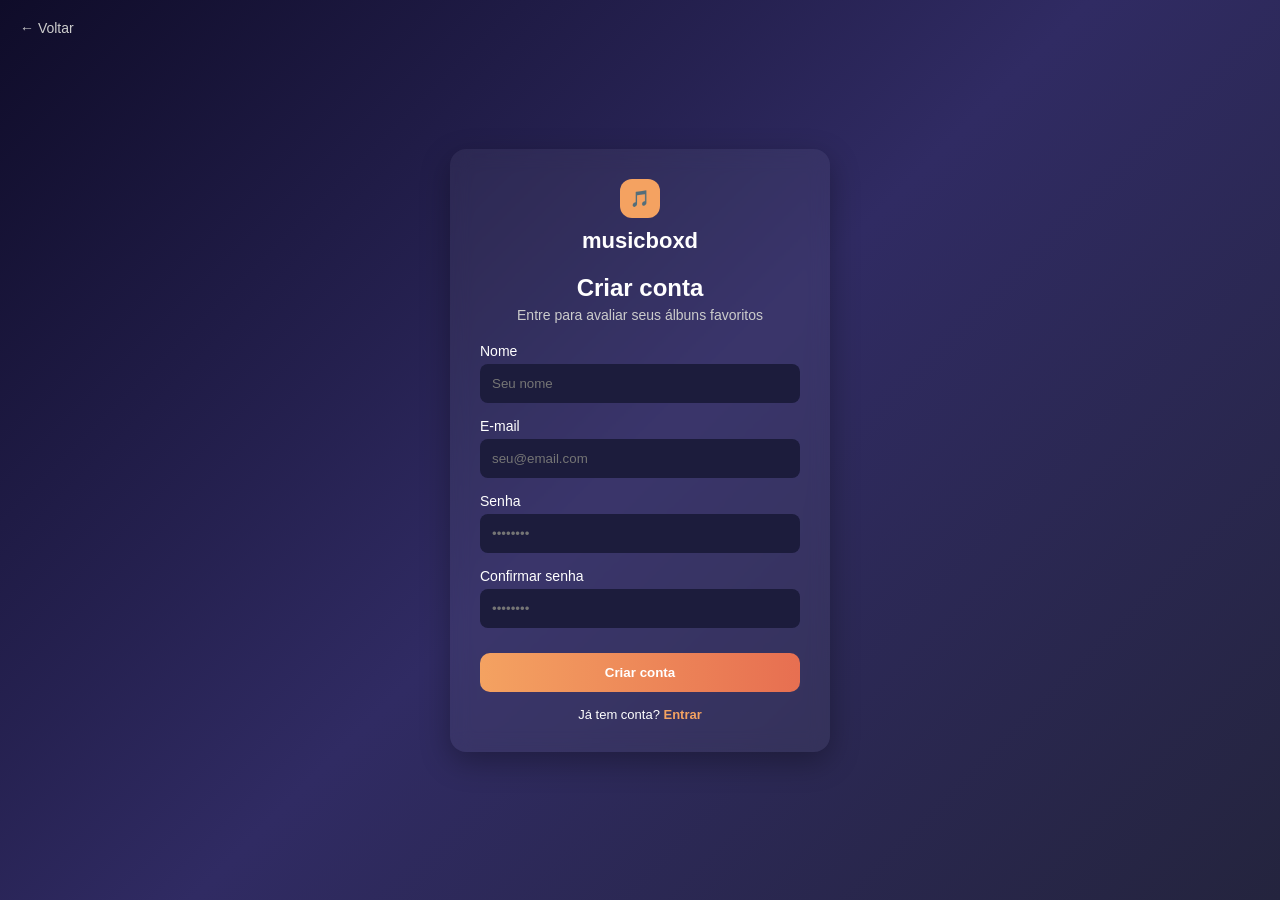
<file: cadastro.html>
<!DOCTYPE html>
<html lang="pt-BR">
<head>
  <meta charset="UTF-8">
  <meta name="viewport" content="width=device-width, initial-scale=1.0">
  <title>Cadastro - Musicboxd</title>

  <style>
    * {
      margin: 0;
      padding: 0;
      box-sizing: border-box;
      font-family: Arial, sans-serif;
    }

    body {
      height: 100vh;
      background: linear-gradient(135deg, #0f0c29, #302b63, #24243e);
      display: flex;
      align-items: center;
      justify-content: center;
      color: white;
    }

    .container {
      width: 100%;
      max-width: 420px;
      padding: 20px;
    }

    .card {
      background: rgba(255, 255, 255, 0.05);
      padding: 30px;
      border-radius: 16px;
      backdrop-filter: blur(10px);
      box-shadow: 0 10px 30px rgba(0,0,0,0.3);
    }

    .logo {
      text-align: center;
      margin-bottom: 20px;
    }

    .logo span {
      background: #f4a261;
      padding: 10px;
      border-radius: 12px;
      display: inline-block;
    }

    .logo h1 {
      margin-top: 10px;
      font-size: 22px;
    }

    .title {
      text-align: center;
      margin-bottom: 20px;
    }

    .title h2 {
      margin-bottom: 5px;
    }

    .title p {
      font-size: 14px;
      color: #ccc;
    }

    .input-group {
      margin-bottom: 15px;
    }

    .input-group label {
      font-size: 14px;
      display: block;
      margin-bottom: 5px;
    }

    .input-group input {
      width: 100%;
      padding: 12px;
      border: none;
      border-radius: 8px;
      background: #1c1c3c;
      color: white;
      outline: none;
    }

    .btn {
      width: 100%;
      padding: 12px;
      border: none;
      border-radius: 10px;
      background: linear-gradient(90deg, #f4a261, #e76f51);
      color: white;
      font-weight: bold;
      cursor: pointer;
      margin-top: 10px;
    }

    .login-link {
      text-align: center;
      font-size: 13px;
      margin-top: 15px;
    }

    .login-link a {
      color: #f4a261;
      text-decoration: none;
      font-weight: bold;
    }

    .back {
      position: absolute;
      top: 20px;
      left: 20px;
      color: #ccc;
      text-decoration: none;
      font-size: 14px;
    }
  </style>
</head>

<body>

<a href="index.html" class="back">← Voltar</a>

<div class="container">
  <div class="card">

    <div class="logo">
      <span>🎵</span>
      <h1>musicboxd</h1>
    </div>

    <div class="title">
      <h2>Criar conta</h2>
      <p>Entre para avaliar seus álbuns favoritos</p>
    </div>

    <form>

      <div class="input-group">
        <label>Nome</label>
        <input type="text" placeholder="Seu nome">
      </div>

      <div class="input-group">
        <label>E-mail</label>
        <input type="email" placeholder="seu@email.com">
      </div>

      <div class="input-group">
        <label>Senha</label>
        <input type="password" placeholder="••••••••">
      </div>

      <div class="input-group">
        <label>Confirmar senha</label>
        <input type="password" placeholder="••••••••">
      </div>

      <button class="btn">Criar conta</button>

    </form>

    <div class="login-link">
      Já tem conta? <a href="login.html">Entrar</a>
    </div>

  </div>
</div>

</body>
</html>
</file>
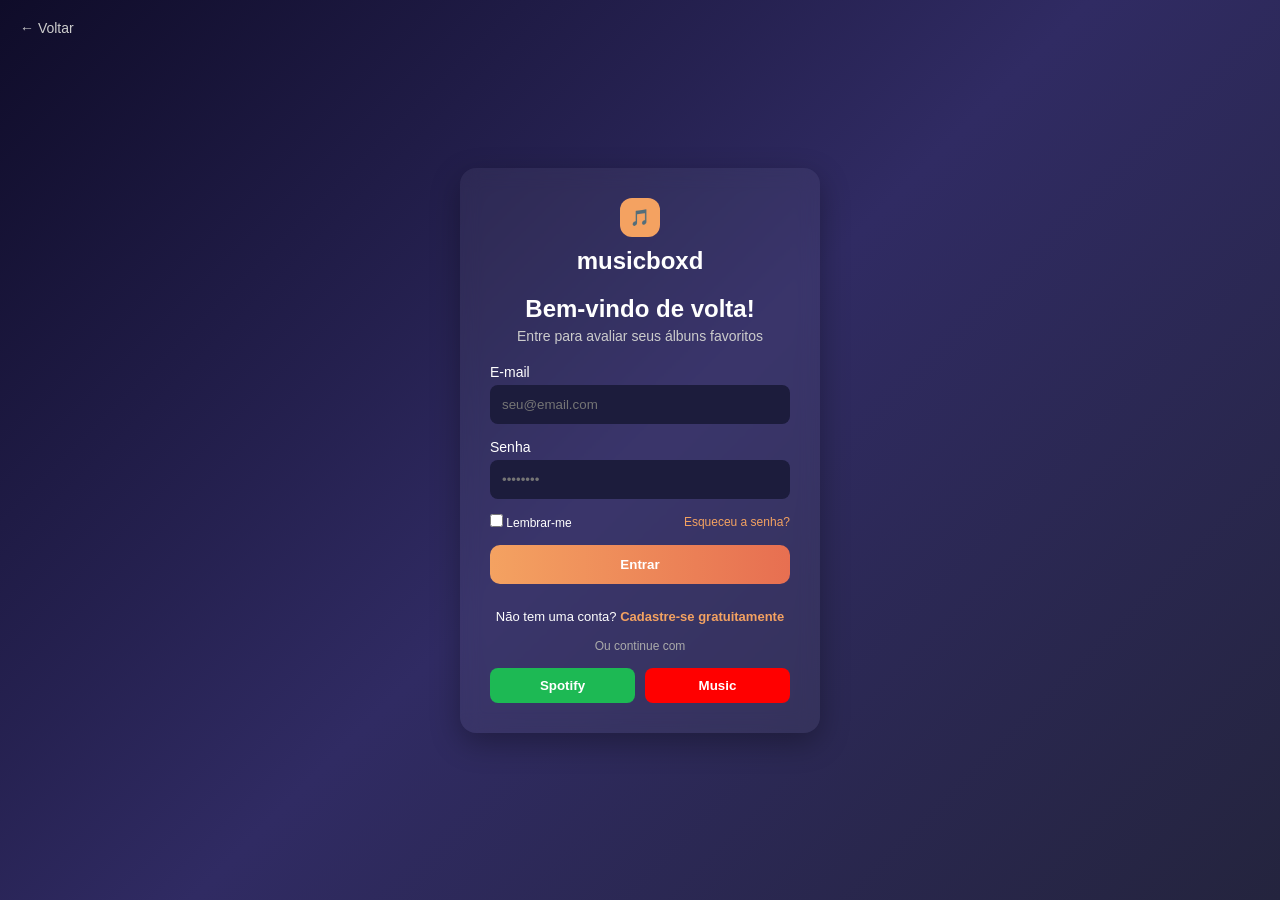
<file: login.html>
<!DOCTYPE html>
<html lang="pt-BR">
<head>
  <meta charset="UTF-8" />
  <meta name="viewport" content="width=device-width, initial-scale=1.0"/>
  <title>Login - Musicboxd</title>

  <style>
    * {
      margin: 0;
      padding: 0;
      box-sizing: border-box;
      font-family: Arial, sans-serif;
    }

    body {
      height: 100vh;
      background: linear-gradient(135deg, #0f0c29, #302b63, #24243e);
      display: flex;
      align-items: center;
      justify-content: center;
      color: white;
    }

    .container {
      width: 100%;
      max-width: 400px;
      padding: 20px;
    }

    .card {
      background: rgba(255, 255, 255, 0.05);
      padding: 30px;
      border-radius: 16px;
      backdrop-filter: blur(10px);
      box-shadow: 0 10px 30px rgba(0,0,0,0.3);

      /* ANIMAÇÃO */
      opacity: 0;
      transform: translateY(30px) scale(0.97);
      animation: fadeCard 0.6s ease forwards;
    }

    .logo {
      text-align: center;
      margin-bottom: 20px;

      opacity: 0;
      transform: translateY(15px);
      animation: fadeUp 0.5s ease forwards;
      animation-delay: 0.2s;
    }

    .logo h1 {
      font-size: 24px;
      margin-top: 10px;
    }

    .logo span {
      display: inline-block;
      background: #f4a261;
      padding: 10px;
      border-radius: 12px;
    }

    .title {
      text-align: center;
      margin-bottom: 20px;

      opacity: 0;
      transform: translateY(15px);
      animation: fadeUp 0.5s ease forwards;
      animation-delay: 0.3s;
    }

    .title h2 {
      margin-bottom: 5px;
    }

    .title p {
      font-size: 14px;
      color: #ccc;
    }

    .input-group {
      margin-bottom: 15px;

      opacity: 0;
      transform: translateY(15px);
      animation: fadeUp 0.5s ease forwards;
    }

    .input-group:nth-of-type(1) {
      animation-delay: 0.4s;
    }

    .input-group:nth-of-type(2) {
      animation-delay: 0.5s;
    }

    .input-group label {
      font-size: 14px;
      display: block;
      margin-bottom: 5px;
    }

    .input-group input {
      width: 100%;
      padding: 12px;
      border: none;
      border-radius: 8px;
      background: #1c1c3c;
      color: white;
    }

    .row {
      display: flex;
      justify-content: space-between;
      align-items: center;
      font-size: 12px;
      margin-bottom: 15px;

      opacity: 0;
      transform: translateY(15px);
      animation: fadeUp 0.5s ease forwards;
      animation-delay: 0.6s;
    }

    .row a {
      color: #f4a261;
      text-decoration: none;
    }

    .btn {
      width: 100%;
      padding: 12px;
      border: none;
      border-radius: 10px;
      background: linear-gradient(90deg, #f4a261, #e76f51);
      color: white;
      font-weight: bold;
      cursor: pointer;
      margin-bottom: 15px;

      opacity: 0;
      transform: translateY(15px);
      animation: fadeUp 0.5s ease forwards;
      animation-delay: 0.7s;
      transition: 0.2s;
    }

    .btn:hover {
      transform: translateY(-2px);
      box-shadow: 0 5px 15px rgba(0,0,0,0.3);
    }

    .divider {
      text-align: center;
      font-size: 12px;
      color: #aaa;
      margin: 15px 0;

      opacity: 0;
      animation: fadeUp 0.5s ease forwards;
      animation-delay: 0.9s;
    }

    .social {
      display: flex;
      gap: 10px;

      opacity: 0;
      animation: fadeUp 0.5s ease forwards;
      animation-delay: 1s;
    }

    .social button {
      flex: 1;
      padding: 10px;
      border-radius: 8px;
      border: none;
      cursor: pointer;
      font-weight: bold;
    }

    .Spotify {
      background: #1DB954;
      color: #fff;
    }

    .Music {
      background: #FF0000;
      color: #fff;
    }

    .signup {
      text-align: center;
      font-size: 13px;
      margin-top: 10px;

      opacity: 0;
      animation: fadeUp 0.5s ease forwards;
      animation-delay: 0.8s;
    }

    .signup a {
      color: #f4a261;
      text-decoration: none;
      font-weight: bold;
    }

    .back {
      position: absolute;
      top: 20px;
      left: 20px;
      font-size: 14px;
      color: #ccc;
      text-decoration: none;

      opacity: 0;
      animation: fadeUp 0.5s ease forwards;
      animation-delay: 0.2s;
    }

    /* KEYFRAMES */

    @keyframes fadeCard {
      to {
        opacity: 1;
        transform: translateY(0) scale(1);
      }
    }

    @keyframes fadeUp {
      to {
        opacity: 1;
        transform: translateY(0);
      }
    }

  </style>
</head>
<body>

  <a href="index.html" class="back">← Voltar</a>

  <div class="container">
    <div class="card">

      <div class="logo">
        <span>🎵</span>
        <h1>musicboxd</h1>
      </div>

      <div class="title">
        <h2>Bem-vindo de volta!</h2>
        <p>Entre para avaliar seus álbuns favoritos</p>
      </div>

      <form>
        <div class="input-group">
          <label>E-mail</label>
          <input type="email" placeholder="seu@email.com" required>
        </div>

        <div class="input-group">
          <label>Senha</label>
          <input type="password" placeholder="••••••••" required>
        </div>

        <div class="row">
          <label><input type="checkbox"> Lembrar-me</label>
          <a href="#">Esqueceu a senha?</a>
        </div>

        <button class="btn">Entrar </button>
      </form>

      <div class="signup">
        Não tem uma conta? <a href="cadastro.html">Cadastre-se gratuitamente</a>
      </div>

      <div class="divider">Ou continue com</div>

      <div class="social">
        <button class="Spotify">Spotify</button>
        <button class="Music">Music</button>
      </div>

    </div>
  </div>

</body>
</html>
</file>
